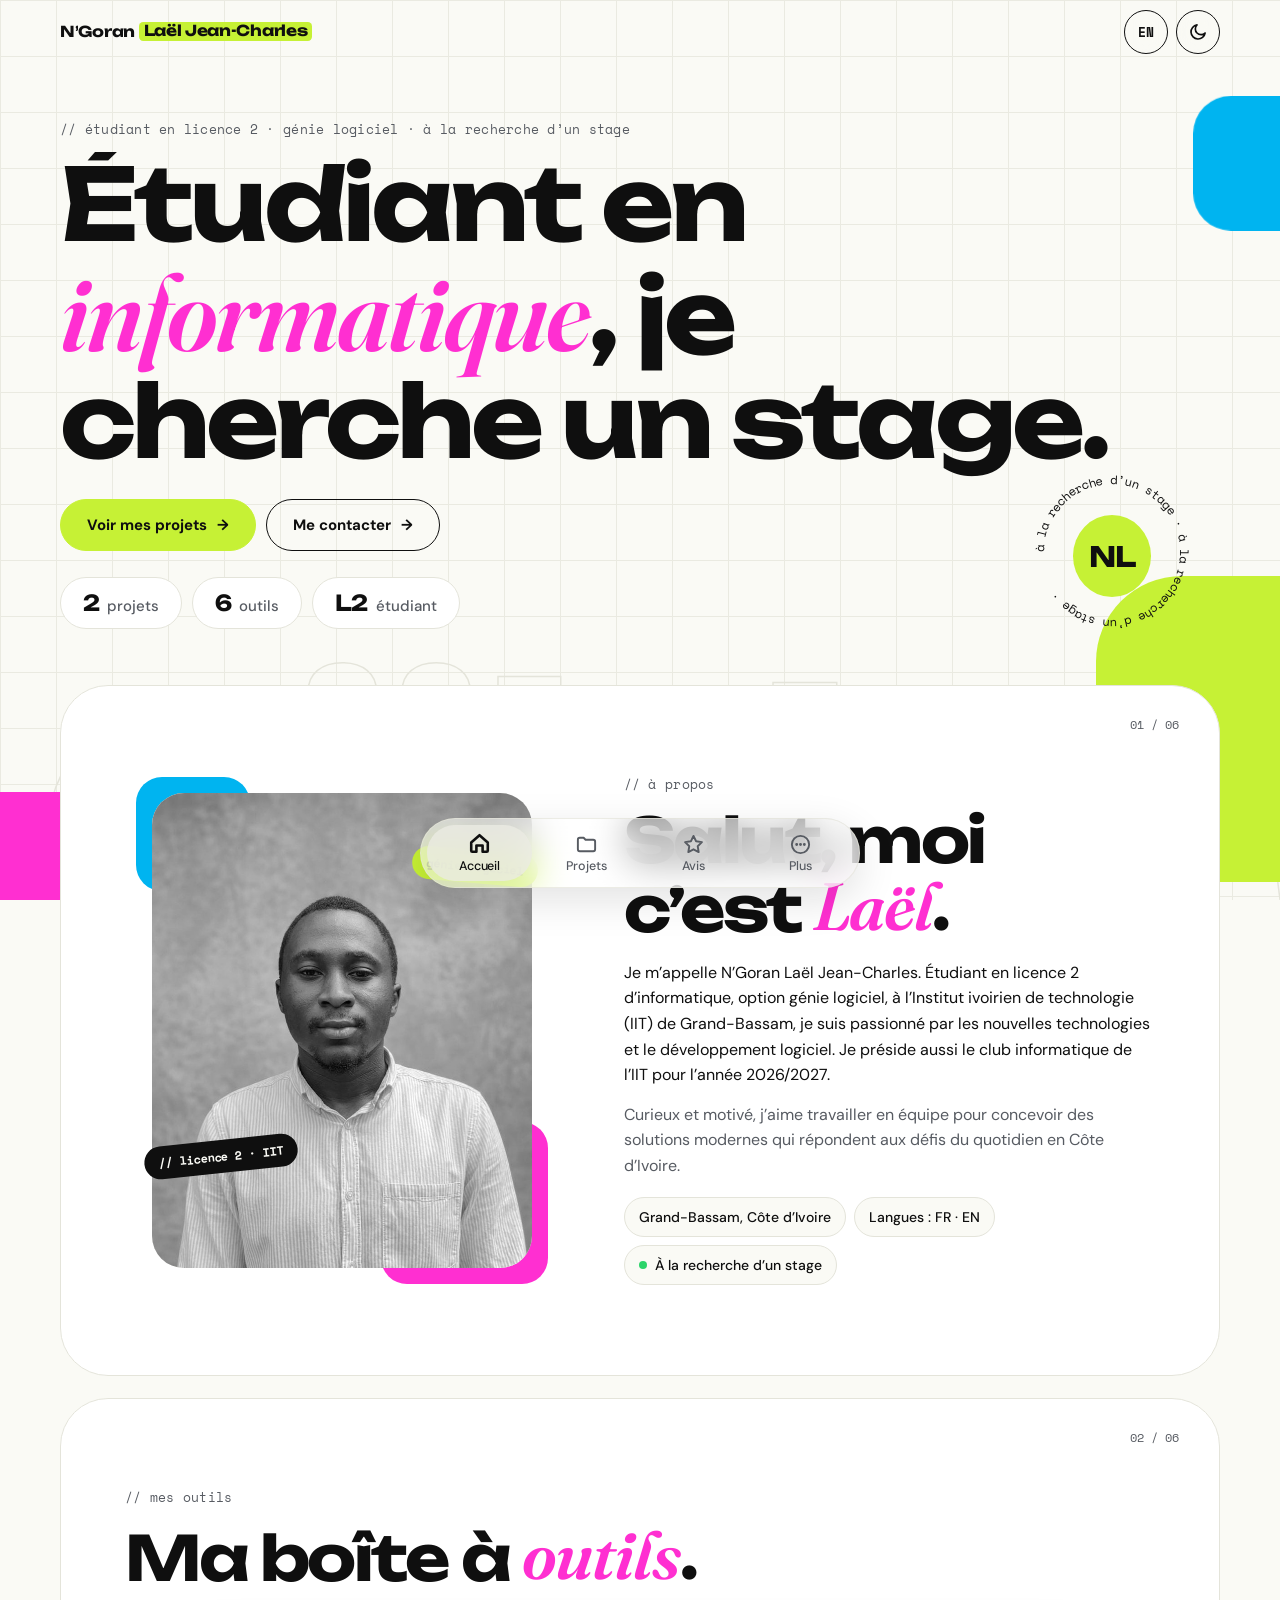
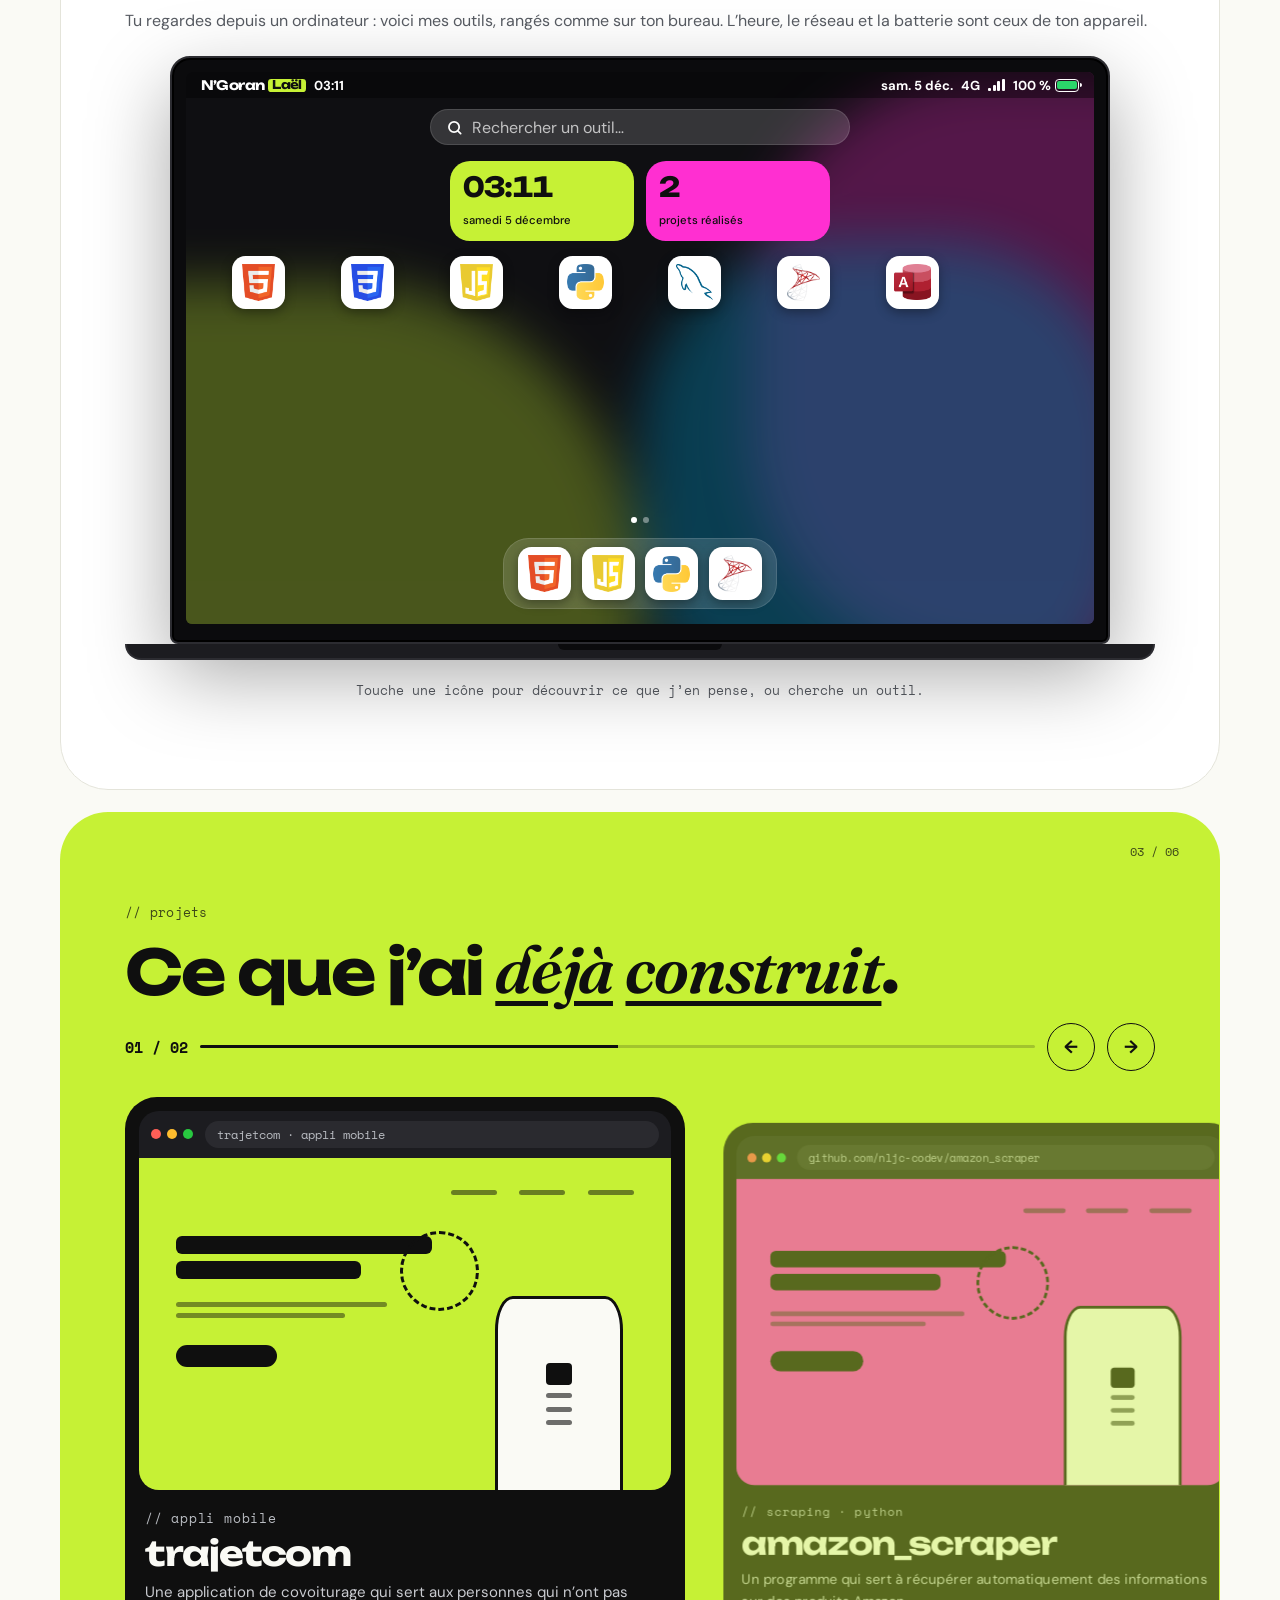
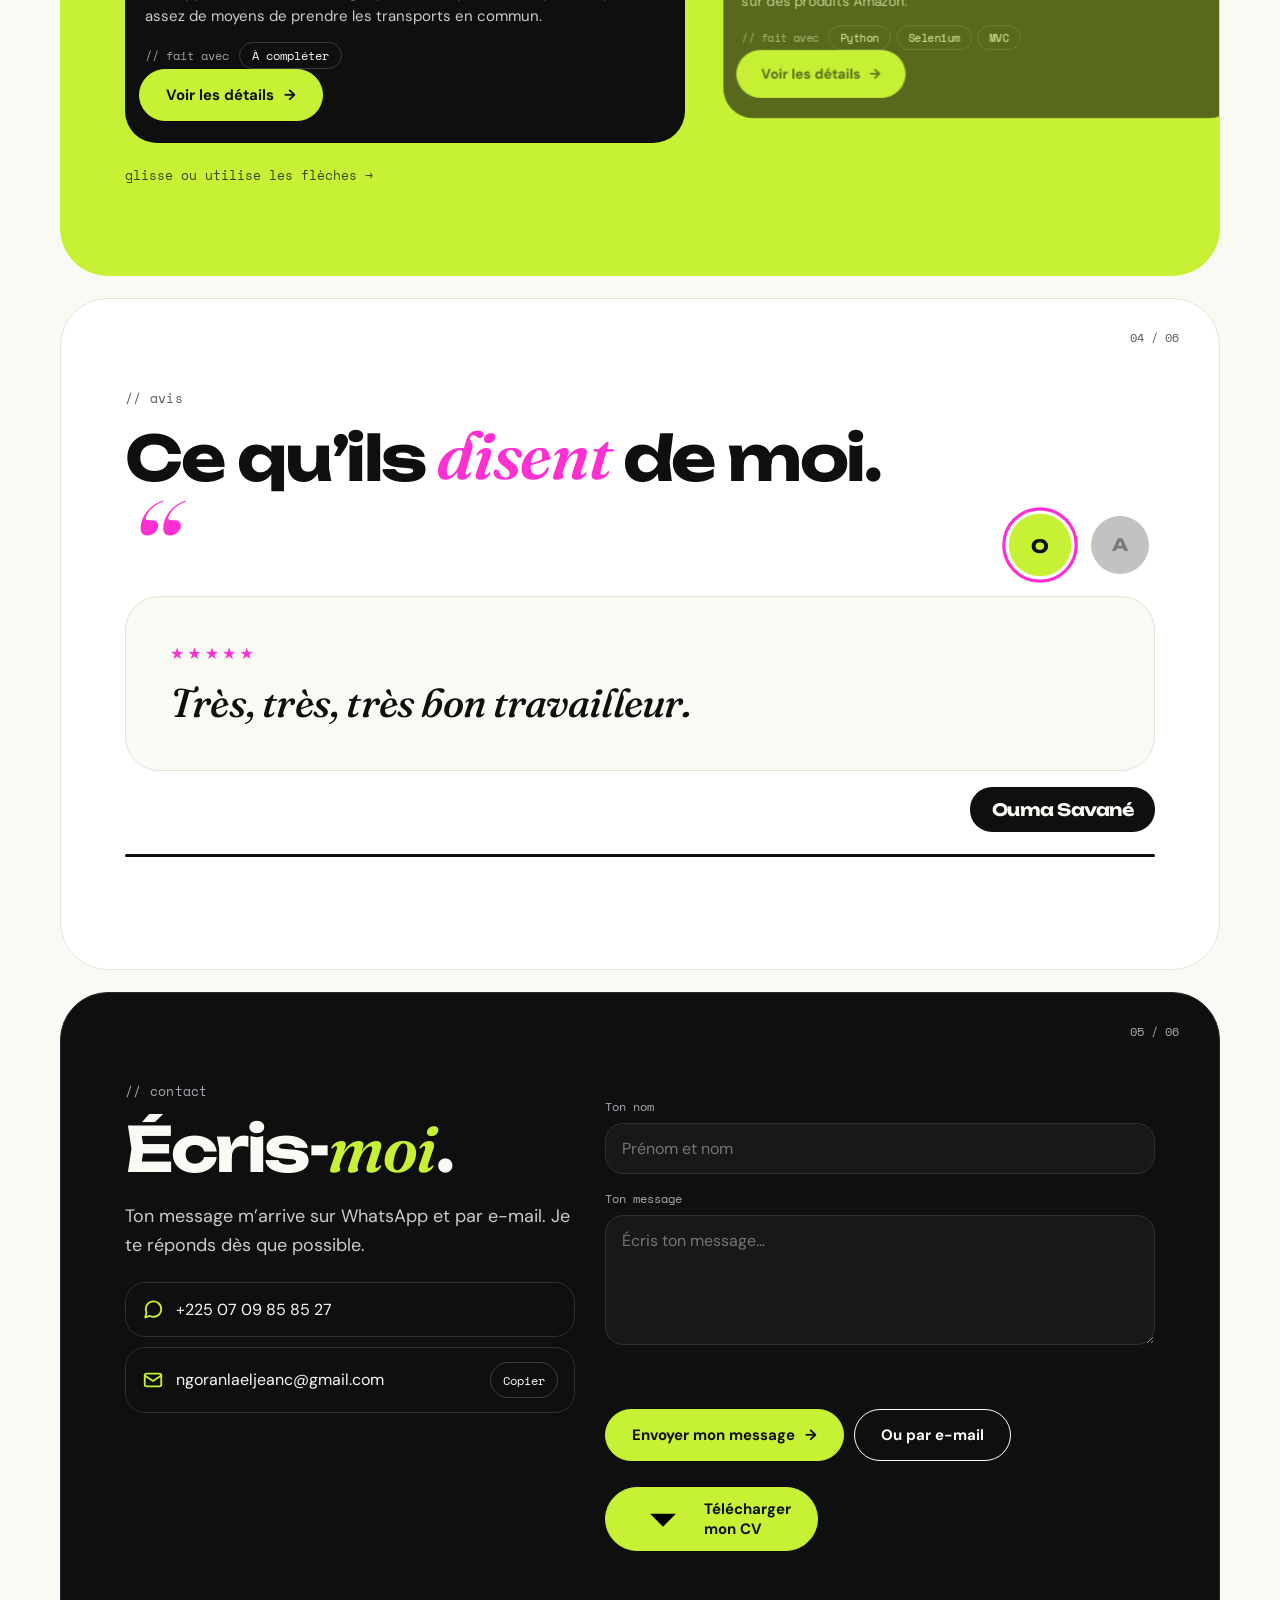
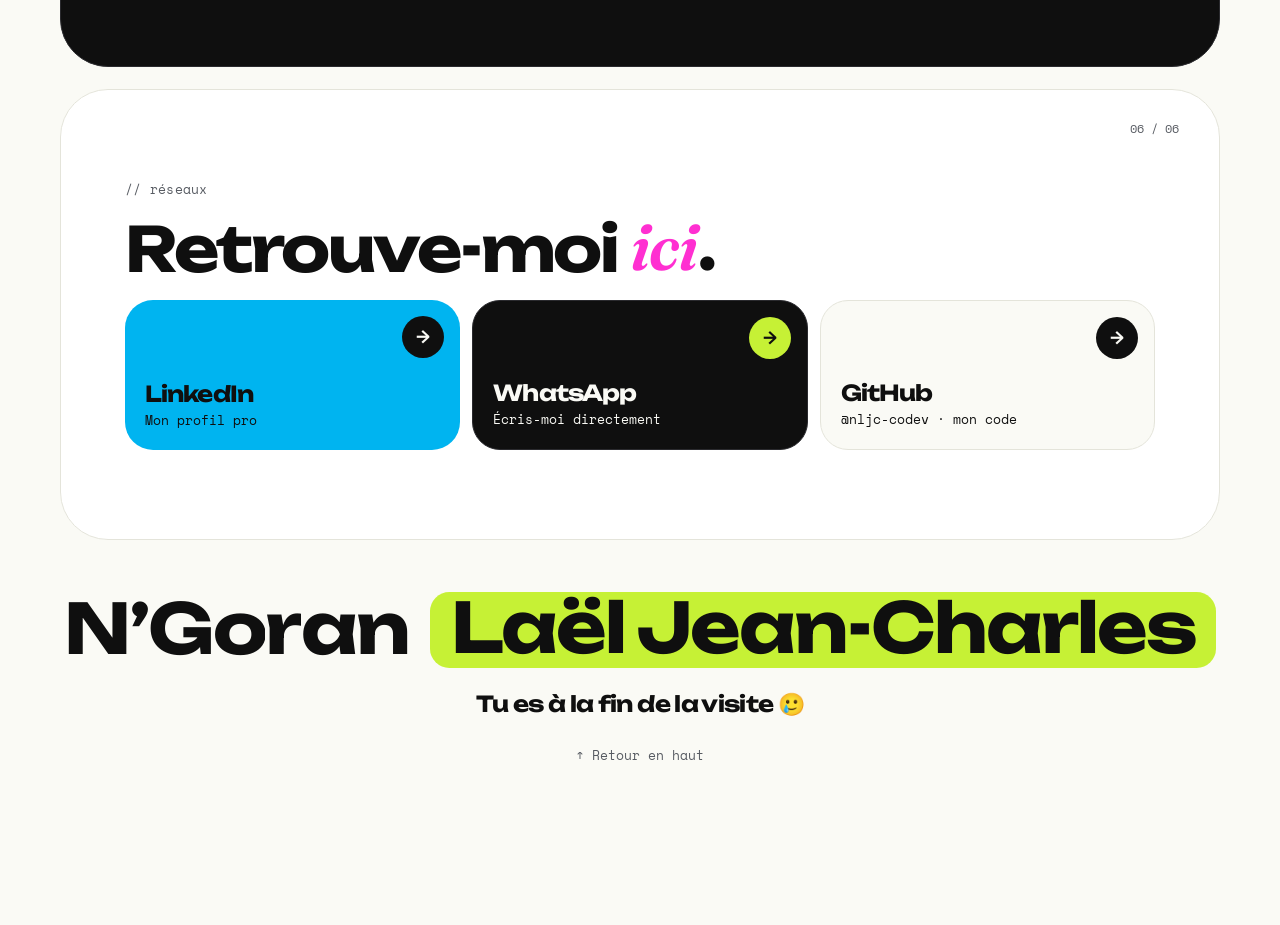
<file: index.html>
<!doctype html>
<html lang="fr"><head>
<meta charset="utf-8">
<meta name="viewport" content="width=device-width,initial-scale=1,viewport-fit=cover">
<title>Portfolio N’Goran Laël Jean-Charles</title>
<meta name="claude:viewport-fit-sides" content="cover">
<meta name="description" content="N’Goran Laël Jean-Charles : étudiant en licence 2 d’informatique, à la recherche d’un stage.">
<meta name="theme-color" content="#0F0F0F">
<link rel="stylesheet" href="css/style.css">
<script src="js/projets.js"></script>
<script src="js/theme-init.js"></script>

</head>
<body>
<div id="intro" aria-hidden="true">
  <div class="il"><span class="c"><span style="--n:0">N</span></span><span class="c"><span style="--n:1">’</span></span><span class="c"><span style="--n:2">G</span></span><span class="c"><span style="--n:3">o</span></span><span class="c"><span style="--n:4">r</span></span><span class="c"><span style="--n:5">a</span></span><span class="c"><span style="--n:6">n</span></span><span class="blk"><span>Laël Jean-Charles</span></span></div>
  <div class="icnt" id="icnt">000</div><div class="itx" data-i="loading">// chargement</div><div class="ibar" id="ibar"></div>
</div>

<div class="wall" aria-hidden="true"><div class="grid"></div><div class="big" id="big">N’Goran Laël Jean-Charles</div><i class="sh s1"></i><i class="sh s2"></i><i class="sh s3"></i></div>

<header class="top" id="hdr"><div class="wrap">
  <a class="logo anim-logo" href="#top" aria-label="N’Goran Laël Jean-Charles"><span class="c"><span style="--n:0">N</span></span><span class="c"><span style="--n:1">’</span></span><span class="c"><span style="--n:2">G</span></span><span class="c"><span style="--n:3">o</span></span><span class="c"><span style="--n:4">r</span></span><span class="c"><span style="--n:5">a</span></span><span class="c"><span style="--n:6">n</span></span><b><span>Laël Jean-Charles</span></b></a>
  <div class="ctl">
    <button class="ib" id="bl" type="button" data-al="a_lang">EN</button>
    <button class="ib" id="bt" type="button" data-al="a_theme"><svg class="moon" viewBox="0 0 24 24"><path d="M20.5 13.2A8.5 8.5 0 1 1 10.8 3.5a6.6 6.6 0 0 0 9.7 9.7z"/></svg><svg class="sun" viewBox="0 0 24 24"><circle cx="12" cy="12" r="4"/><path d="M12 2v2M12 20v2M4.9 4.9l1.4 1.4M17.7 17.7l1.4 1.4M2 12h2M20 12h2M4.9 19.1l1.4-1.4M17.7 6.3l1.4-1.4"/></svg></button>
  </div></div><div class="prog" id="prog"></div></header>

<main id="main">
<section class="hero" id="top">
  <p class="lb go-up" data-rv data-i="h_l"></p>
  <h1 class="split" data-rv data-split data-i="h_t" style="--dl:.1s"></h1>
  <div class="cta go-up" data-rv style="--dl:.6s"><a class="btn mag" href="#projets"><span data-i="h_b1"></span><span class="ar">→</span></a><a class="btn o mag" href="#contact"><span data-i="h_b2"></span><span class="ar">→</span></a></div>
  <div class="stats go-up" data-rv style="--dl:.75s">
    <div class="stat"><span id="stP" data-count="0" data-suf="">0</span><small data-i="st1"></small></div>
    <div class="stat"><span id="stA" data-count="0" data-suf="">0</span><small data-i="st2"></small></div>
    <div class="stat"><span>L2</span><small data-i="st3"></small></div>
  </div>
  <div class="badge go-up" data-rv style="--dl:.9s" aria-hidden="true"><svg viewBox="0 0 100 100"><defs><path id="cp" d="M50,50 m-40,0 a40,40 0 1,1 80,0 a40,40 0 1,1 -80,0"/></defs><text><textPath href="#cp" id="badgeText"></textPath></text></svg><span class="c">NL</span></div>
</section>


<section class="sec" id="apropos" data-n="01 / 06" data-rv>
  <div class="ab">
    <div class="ph go-up" data-rv><i class="q1"></i><i class="q2"></i><div class="img" id="photo"><span data-i="ph"></span></div><span class="stk a1" data-i="stk1"></span><span class="stk a2" data-i="stk2"></span></div>
    <div>
      <p class="lb" data-i="a_l"></p>
      <h2 class="split" data-rv data-split data-i="a_t"></h2>
      <p class="go-up" data-rv data-i="a_p1"></p>
      <p class="soft go-up" data-rv data-i="a_p2"></p>
      <div class="chips go-up" data-rv><span class="chip" data-i="a_c1"></span><span class="chip" data-i="a_c2"></span><span class="chip ok" data-i="a_c3"></span></div>
    </div>
  </div>
</section>

<section class="sec" id="outils" data-n="02 / 06" data-rv>
  <p class="lb" data-i="t_l"></p>
  <h2 class="split" data-rv data-split data-i="t_t"></h2>
  <p class="soft go-up" data-rv id="devLbl"></p>
  <div class="devwrap">
    <div class="dev" id="dev" data-t="phone" data-rv>
      <div class="fr"><div class="scr" id="scr">
        <div class="wp"><i></i><i></i><i></i></div>
        <div class="sb"><span class="sb-l"><span class="sb-logo">N’Goran<b>Laël</b></span><span class="clk">--:--</span></span><span class="sb-r"><span class="sb-date" id="sbDate"></span><span class="net" id="net"></span><span class="sig"><i></i><i></i><i></i><i></i></span><span class="bat" id="bat"><span class="bp" id="bp"></span><span class="b"><i></i></span></span></span></div>
        <div class="home">
          <label class="srch"><svg viewBox="0 0 24 24"><circle cx="11" cy="11" r="7"/><path d="m20 20-3.5-3.5"/></svg><input id="q" type="search" data-ph="search" data-al="search" autocomplete="off"></label>
          <div class="wg"><div class="w1"><b class="clk">--:--</b><span id="wDate"></span></div><div class="w2"><b id="wNum">0</b><span data-i="wg2"></span></div></div>
          <div class="apps" id="apps"></div>
          <div class="dots"><i></i><i></i></div>
          <div class="dk" id="dk"></div>
        </div>
        <div class="pop" id="pop" role="dialog" aria-live="polite"><button class="px" id="px" type="button" data-al="close">×</button><div class="hd"><span class="ic" id="pic"></span><div><b id="pn"></b><small id="plv"></small></div></div><div class="lvl"><i id="pbar"></i></div><p id="pd"></p></div>
      </div></div>
      <div class="base"></div>
    </div>
    <p class="hint" data-i="t_hint"></p>
  </div>
</section>

<section class="sec" id="projets" data-n="03 / 06" data-rv>
  <p class="lb" data-i="p_l"></p>
  <h2 class="split" data-rv data-split data-i="p_t"></h2>
  <div class="pbar"><span class="cnt" id="cnt">01 / 04</span><span class="line"><i id="pline"></i></span><button class="arr" id="prev" type="button" data-al="prev">←</button><button class="arr" id="next" type="button" data-al="next">→</button></div>
  <div class="track" id="track"></div>
  <p class="hint2" data-i="p_hint"></p>
</section>

<section class="sec" id="avis" data-n="04 / 06" data-rv>
  <p class="lb" data-i="r_l"></p>
  <h2 class="split" data-rv data-split data-i="r_t"></h2>
  <div class="rtop"><span class="qm" aria-hidden="true">“</span><div class="avs" id="avs"></div></div>
  <div class="quote" id="quote"><div class="qin"><div class="stars" id="qst"></div><p class="qbig" id="qBig"></p><p class="qlong" id="qLong"></p></div><button class="more" id="qMore" type="button"><span id="qMoreT"></span><svg viewBox="0 0 24 24"><path d="m6 9 6 6 6-6"/></svg></button></div>
  <div class="who"><div><b id="qName"></b><small id="qRole"></small></div></div>
  <div class="rbar" id="rbar"><i id="rbi"></i></div>
  <button class="btn o" id="leave" type="button" style="display:none"><span data-i="r_leave"></span><span class="ar">+</span></button>
</section>

<section class="sec" id="contact" data-n="05 / 06" data-rv>
  <div class="ct">
    <div>
      <p class="lb" data-i="c_l"></p>
      <h2 class="split" data-rv data-split data-i="c_t"></h2>
      <p class="cs" data-i="c_s"></p>
      <div class="direct">
        <a data-link="whatsapp" target="_blank" rel="noopener"><svg viewBox="0 0 24 24"><path d="M21 12a8.5 8.5 0 0 1-12.3 7.6L3.5 21l1.4-5A8.5 8.5 0 1 1 21 12z"/></svg><span id="waTxt"></span></a>
        <div><svg viewBox="0 0 24 24"><rect x="3" y="5" width="18" height="14" rx="2"/><path d="m3 7 9 6 9-6"/></svg><span id="mailTxt"></span><button class="cp" id="cpMail" type="button" data-i="copy"></button></div>
      </div>
    </div>
    <form id="cf" novalidate>
      <label for="cn" data-i="c_n"></label><input id="cn" autocomplete="name" data-ph="c_np">
      <label for="cm" data-i="c_m"></label><textarea id="cm" data-ph="c_mp"></textarea>
      <p class="err" id="cerr" role="alert"></p>
      <div class="cta"><a class="btn mag" id="csend" target="_blank" rel="noopener"><span data-i="c_send"></span><span class="ar">→</span></a><a class="btn o" id="cmail" data-i="c_mail"></a></div>
      <div class="cta" style="margin-top:14px"><a class="btn" data-link="cv" download><svg viewBox="0 0 24 24"><path d="M12 4v11M7 10l5 5 5-5M5 20h14"/></svg><span data-i="cv_b"></span></a></div>
    </form>
  </div>
</section>

<section class="sec" id="reseaux" data-n="06 / 06" data-rv>
  <p class="lb" data-i="o_l"></p>
  <h2 class="split" data-rv data-split data-i="o_t"></h2>
  <div class="so">
    <a class="go-up" data-rv data-link="linkedin" target="_blank" rel="noopener" style="background:var(--cy);--dl:.16s"><span class="go">→</span><b>LinkedIn</b><small data-i="o_li"></small></a>
    <a class="k go-up" data-rv data-link="whatsapp" target="_blank" rel="noopener" style="--dl:.24s"><span class="go">→</span><b>WhatsApp</b><small data-i="o_wa"></small></a>
    <a class="o go-up" data-rv data-link="github" target="_blank" rel="noopener" style="--dl:.32s"><span class="go">→</span><b>GitHub</b><small><span class="hdl" data-h="github"></span> · <span data-i="o_gh"></span></small></a>
  </div>
</section>
</main>

<footer class="foot"><div class="giant anim-logo" id="giant" aria-hidden="true" style="--t0:0s"><span class="c"><span style="--n:0">N</span></span><span class="c"><span style="--n:1">’</span></span><span class="c"><span style="--n:2">G</span></span><span class="c"><span style="--n:3">o</span></span><span class="c"><span style="--n:4">r</span></span><span class="c"><span style="--n:5">a</span></span><span class="c"><span style="--n:6">n</span></span><b><span>Laël Jean-Charles</span></b></div><p class="bye" data-i="f_end"></p>
  <a class="up" href="#top"><span aria-hidden="true">↑</span><span data-i="f_top"></span></a>
  </footer>

<nav class="navd" data-al="a_nav">
  <div class="tabs" id="tabs"><span class="ind" id="ind"></span>
    <a class="tab on" href="#top"><svg viewBox="0 0 24 24"><path d="M4 11 12 4l8 7v8a1 1 0 0 1-1 1h-4v-6H9v6H5a1 1 0 0 1-1-1z"/></svg><span data-i="nv1"></span></a>
    <a class="tab" href="#projets"><svg viewBox="0 0 24 24"><path d="M3 7a2 2 0 0 1 2-2h4l2 2h8a2 2 0 0 1 2 2v8a2 2 0 0 1-2 2H5a2 2 0 0 1-2-2z"/></svg><span data-i="nv2"></span></a>
    <a class="tab" href="#avis"><svg viewBox="0 0 24 24"><path d="m12 3 2.7 5.6 6.1.9-4.4 4.3 1 6.1L12 17l-5.4 2.9 1-6.1L3.2 9.5l6.1-.9z"/></svg><span data-i="nv3"></span></a>
    <button class="tab" id="more" type="button"><svg viewBox="0 0 24 24"><circle cx="12" cy="12" r="9"/><path d="M8 12h.01M12 12h.01M16 12h.01" stroke-width="3"/></svg><span data-i="nv4"></span></button>
  </div>
</nav>

<div class="bd" id="bd"></div>
<div class="sheet" id="sh-more" role="dialog" aria-hidden="true"><div class="grab"></div><button class="sx" type="button" data-close data-al="close">×</button><p class="lb" data-i="m_t"></p>
  <nav class="menu"><a href="#apropos" style="--n:0"><small>01</small><span data-i="m1"></span><i>→</i></a><a href="#outils" style="--n:1"><small>02</small><span data-i="m2"></span><i>→</i></a><a href="#projets" style="--n:2"><small>03</small><span data-i="m3"></span><i>→</i></a><a href="#avis" style="--n:3"><small>04</small><span data-i="m4"></span><i>→</i></a><a href="#contact" style="--n:4"><small>05</small><span data-i="m5"></span><i>→</i></a><a href="#reseaux" style="--n:5"><small>06</small><span data-i="m6"></span><i>→</i></a></nav>
</div>
<div class="sheet" id="sh-review" style="display:none" role="dialog" aria-hidden="true"><div class="grab"></div><button class="sx" type="button" data-close data-al="close">×</button><p class="lb" data-i="r_l"></p><h3 data-i="r_leave"></h3>
  <form id="rf" novalidate>
    <label for="rn" data-i="rf_n"></label><input id="rn" autocomplete="name">
    <label for="rr" data-i="rf_r"></label><input id="rr">
    <label data-i="rf_s"></label><div class="stars-in" id="rs"></div>
    <label for="rt" data-i="rf_t"></label><textarea id="rt"></textarea>
    <p class="err" id="rerr" role="alert"></p>
    <div class="cta"><a class="btn k" id="rsend" target="_blank" rel="noopener"><span data-i="rf_send"></span><span class="ar">→</span></a></div>
    <p class="soft" style="font-size:14px" data-i="rf_note"></p>
  </form>
</div>
<audio id="au" loop preload="auto"></audio>
<div class="toast" id="toast" role="status"></div>

<script src="js/lenis.js"></script>
<script src="js/app.js"></script>
</body>
</html>
</file>
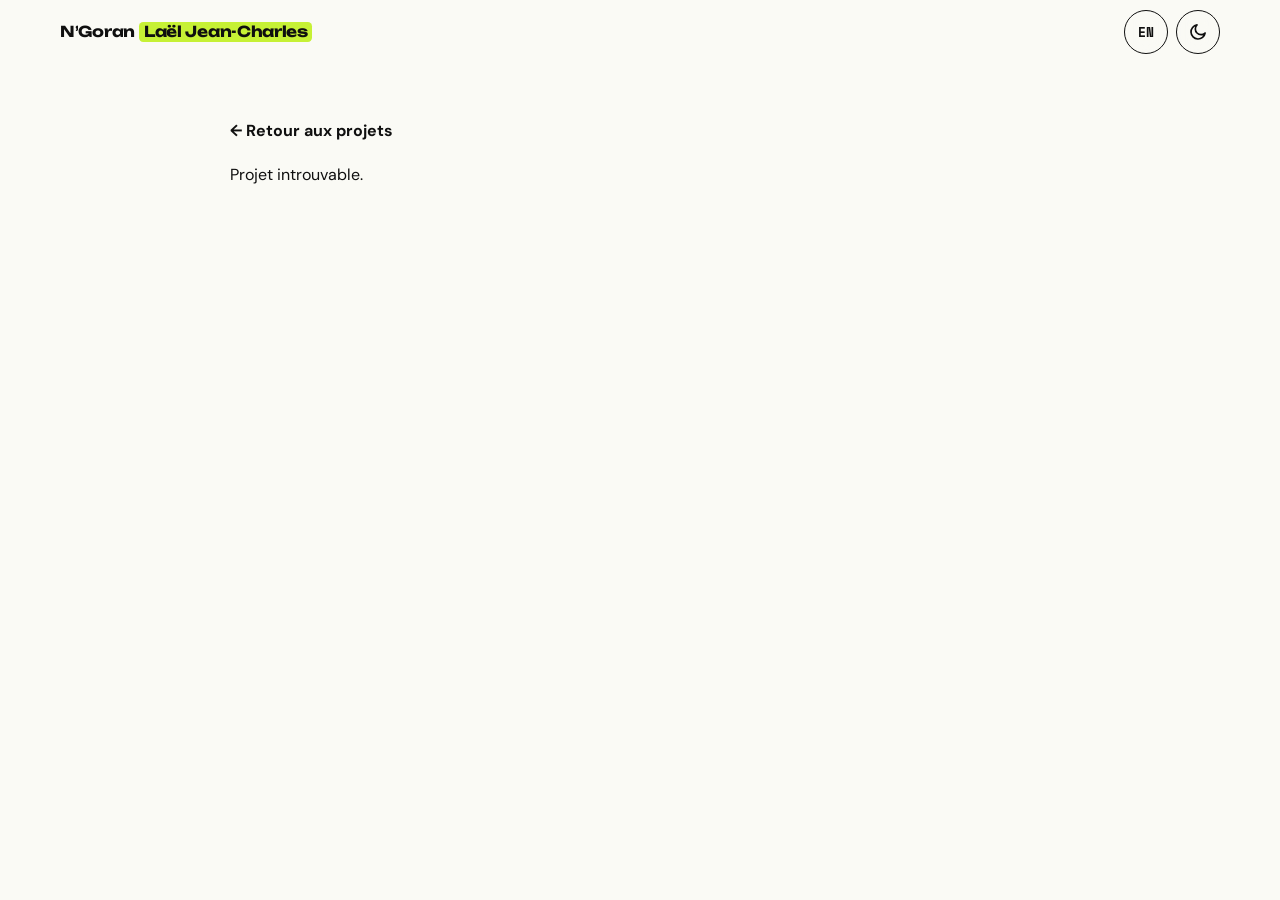
<file: projet.html>
<!doctype html>
<html lang="fr"><head><meta charset="utf-8"><meta name="viewport" content="width=device-width,initial-scale=1,viewport-fit=cover">
<title>Projet · N’Goran Laël Jean-Charles</title><link rel="stylesheet" href="css/style.css"><script src="js/projets.js"></script></head><body>
<header class="top" id="hdr"><div class="wrap"><a class="logo anim-logo" href="index.html" aria-label="N’Goran Laël Jean-Charles"><span class="c"><span style="--n:0">N</span></span><span class="c"><span style="--n:1">’</span></span><span class="c"><span style="--n:2">G</span></span><span class="c"><span style="--n:3">o</span></span><span class="c"><span style="--n:4">r</span></span><span class="c"><span style="--n:5">a</span></span><span class="c"><span style="--n:6">n</span></span><b><span>Laël Jean-Charles</span></b></a><div class="ctl">
    <button class="ib" id="bl" type="button" data-al="a_lang">EN</button>
    <button class="ib" id="bt" type="button" data-al="a_theme"><svg class="moon" viewBox="0 0 24 24"><path d="M20.5 13.2A8.5 8.5 0 1 1 10.8 3.5a6.6 6.6 0 0 0 9.7 9.7z"/></svg><svg class="sun" viewBox="0 0 24 24"><circle cx="12" cy="12" r="4"/><path d="M12 2v2M12 20v2M4.9 4.9l1.4 1.4M17.7 17.7l1.4 1.4M2 12h2M20 12h2M4.9 19.1l1.4-1.4M17.7 6.3l1.4-1.4"/></svg></button>
  </div></div></header>
<main class="dt" id="main"><a class="bk" href="index.html#projets">← <span id="bkt"></span></a><div id="d"></div></main>
<script src="js/projet.js"></script></body></html>
</file>
<file: css/style.css>
/* Polices en local (le site marche sans internet) */
@font-face{font-family:'Unbounded';src:url(../fonts/Unbounded.ttf) format('truetype');font-weight:200 900;font-display:swap}
@font-face{font-family:'Fraunces';src:url(../fonts/Fraunces-Italic.ttf) format('truetype');font-weight:100 900;font-style:italic;font-display:swap}
@font-face{font-family:'Space Mono';src:url(../fonts/SpaceMono-Regular.ttf) format('truetype');font-weight:400;font-display:swap}
@font-face{font-family:'Space Mono';src:url(../fonts/SpaceMono-Bold.ttf) format('truetype');font-weight:700;font-display:swap}
@font-face{font-family:'DM Sans';src:url(../fonts/DMSans.ttf) format('truetype');font-weight:100 1000;font-display:swap}

/* Mise en page : des cartes-sections qui glissent sur un fond fixe (grille + formes), barre d'onglets flottante en bas. */
:root{
  --lime:#C6F135;--mag:#FF2FD1;--cy:#00B4F0;--ink:#0F0F0F;--cream:#FAFAF5;
  --bg:#FAFAF5;--card:#FFFFFF;--tx:#0F0F0F;--soft:#575B62;--line:#E4E4DA;--kw:#FF2FD1;
  --nav:#FFFFFF;--navon:#ECECE4;--err:#C42B33;--shadow:0 12px 40px rgba(15,15,15,.12);
  --ease:cubic-bezier(.22,1,.36,1);--spring:cubic-bezier(.34,1.56,.64,1);
  --fT:'Unbounded','Arial Black',system-ui,sans-serif;--fK:'Fraunces',Georgia,serif;--fM:'Space Mono',ui-monospace,Menlo,monospace;--fB:'DM Sans',system-ui,-apple-system,sans-serif;
  --gut:max(16px,env(safe-area-inset-left,0px));--gutr:max(16px,env(safe-area-inset-right,0px));
}
@media (prefers-color-scheme:dark){:root:not([data-theme="light"]){--bg:#0F0F0F;--card:#17171A;--tx:#FAFAF5;--soft:#A7ACB3;--line:#2A2A2E;--kw:#C6F135;--nav:#1C1C20;--navon:#303036;--err:#FF6B70;--shadow:0 12px 40px rgba(0,0,0,.55);color-scheme:dark}}
:root[data-theme="dark"]{--bg:#0F0F0F;--card:#17171A;--tx:#FAFAF5;--soft:#A7ACB3;--line:#2A2A2E;--kw:#C6F135;--nav:#1C1C20;--navon:#303036;--err:#FF6B70;--shadow:0 12px 40px rgba(0,0,0,.55);color-scheme:dark}
*{box-sizing:border-box}
html{scroll-behavior:smooth;overflow-x:clip}
html.lenis,html.lenis body{height:auto}.lenis.lenis-smooth{scroll-behavior:auto!important}.lenis.lenis-smooth [data-lenis-prevent]{overscroll-behavior:contain}.lenis.lenis-stopped{overflow:clip}
body{background:var(--bg);color:var(--tx);font:400 16px/1.6 var(--fB);overflow-x:clip;-webkit-font-smoothing:antialiased;padding-bottom:calc(env(safe-area-inset-bottom,0px) + 120px);transition:background .5s,color .5s}
body::before{content:"";position:fixed;inset:0 0 auto;height:env(safe-area-inset-top,0px);z-index:75;background:var(--bg)}
a{color:inherit}
button{font:inherit;color:inherit;cursor:pointer}
:focus-visible{outline:3px solid var(--cy);outline-offset:3px}
h1,h2,h3{font-family:var(--fT);font-weight:700;letter-spacing:-.04em;line-height:1.04;margin:0;text-wrap:balance}
h1{font-size:clamp(36px,9vw,100px)}
h2{font-size:clamp(28px,6.2vw,62px);margin-bottom:18px}
h3{font-size:clamp(19px,3.4vw,24px);line-height:1.12}
em{font-family:var(--fK);font-style:italic;font-weight:600;font-size:1.08em;letter-spacing:-.02em;color:var(--kw)}
p{margin:0 0 14px}
.lb{font:400 13px/1.4 var(--fM);color:var(--soft);margin:0 0 14px;letter-spacing:.02em}
.soft{color:var(--soft)}
.wrap{width:min(1160px,100%);margin:0 auto}

/* logo */
.logo{font:700 20px/1.2 var(--fT);letter-spacing:-.04em;white-space:nowrap;text-decoration:none;color:var(--tx);display:inline-flex;align-items:center}
.logo b,.giant b,.sb-logo b{display:inline-block;background:var(--lime);color:var(--ink);padding:.02em .3em .08em;border-radius:.28em;margin-left:.3em;font-weight:700}
.logo b{transform-origin:50% 60%}
@keyframes wig{0%,86%,100%{transform:none}90%{transform:rotate(-6deg) scale(1.1)}94%{transform:rotate(4deg) scale(1.04)}}

/* logo animé (en-tête et bas de page) */
.anim-logo .c{display:inline-block;overflow:hidden;padding-bottom:.06em}
.anim-logo .c span,.anim-logo b span{display:inline-block}
.anim-logo b{position:relative;isolation:isolate;background:transparent!important}
.anim-logo b::before{content:"";position:absolute;inset:0;z-index:-1;background:var(--lime);border-radius:inherit;transform-origin:left}
.ready .top .anim-logo .c span,.giant.go .c span{animation:lgUp .7s var(--ease) both;animation-delay:calc(var(--n)*70ms + var(--t0,.3s))}
.ready .top .anim-logo b::before,.giant.go b::before{animation:lgSx .55s var(--ease) both;animation-delay:calc(.4s + var(--t0,.3s))}
.ready .top .anim-logo b span,.giant.go b span{animation:lgIn .5s var(--ease) both;animation-delay:calc(.75s + var(--t0,.3s))}
.ready .top .anim-logo b,.giant.go b{animation:lgWg .6s var(--spring) both;animation-delay:calc(1.1s + var(--t0,.3s))}
.top .anim-logo:hover b,.giant:hover b{animation:lgWg2 .6s var(--spring)!important}
.giant.go + .bye{animation:rvUp .7s var(--ease) 1.2s both}
@keyframes lgUp{from{transform:translateY(110%)}}
@keyframes lgSx{from{transform:scaleX(0)}}
@keyframes lgIn{from{opacity:0;transform:translateY(35%)}}
@keyframes lgWg{0%,100%{transform:none}40%{transform:rotate(-6deg) scale(1.08)}}
@keyframes lgWg2{0%,100%{transform:none}40%{transform:rotate(-6deg) scale(1.08)}}

/* intro */
#intro{position:fixed;inset:0;z-index:200;background:var(--ink);color:var(--cream);display:grid;place-items:center;clip-path:inset(0 0 0 0);transition:clip-path 1s var(--ease)}
#intro.out{clip-path:inset(0 0 100% 0)}
.il{font:700 clamp(40px,11vw,110px)/1.15 var(--fT);letter-spacing:-.05em;display:flex;align-items:center}
.il .c{display:inline-block;overflow:hidden}
.il .c span{display:inline-block;transform:translateY(110%);animation:up .9s var(--ease) forwards;animation-delay:calc(var(--n)*80ms + .1s)}
.il .blk{position:relative;margin-left:.28em;padding:.02em .3em .1em;color:var(--ink)}
.il .blk::before{content:"";position:absolute;inset:0;background:var(--lime);border-radius:.28em;transform:scaleX(0);transform-origin:left;animation:sx .7s var(--ease) .5s forwards}
.il .blk span{position:relative;display:inline-block;opacity:0;transform:translateY(30%);animation:up .6s var(--ease) .85s forwards}
.icnt{position:absolute;left:max(20px,env(safe-area-inset-left,0px));bottom:calc(env(safe-area-inset-bottom,0px) + 22px);font:700 clamp(40px,9vw,88px)/1 var(--fT);letter-spacing:-.05em;color:#3A3A40;font-variant-numeric:tabular-nums}
.itx{position:absolute;right:max(20px,env(safe-area-inset-right,0px));bottom:calc(env(safe-area-inset-bottom,0px) + 30px);font:13px var(--fM);color:#A7ACB3}
.ibar{position:absolute;left:0;bottom:0;height:4px;width:0;background:var(--lime)}
@keyframes up{to{transform:none;opacity:1}}
@keyframes sx{to{transform:scaleX(1)}}

/* fond fixe */
.wall{position:fixed;inset:0;z-index:0;pointer-events:none;overflow:hidden}
.wall .grid{position:absolute;inset:0;background-image:linear-gradient(var(--line) 1px,transparent 1px),linear-gradient(90deg,var(--line) 1px,transparent 1px);background-size:56px 56px;opacity:.75}
.wall .big{position:absolute;left:50%;bottom:-4vw;transform:translateX(-50%);font:700 24vw/1 var(--fT);letter-spacing:-.06em;color:transparent;-webkit-text-stroke:1.5px var(--line);white-space:nowrap}
.sh{position:absolute;border-radius:28%;will-change:transform}
.s1{background:var(--lime);width:34vmin;height:34vmin;right:-12vmin;top:64%}
.s2{background:var(--mag);width:22vmin;height:22vmin;left:-10vmin;top:84%}
.s3{background:var(--cy);width:15vmin;height:15vmin;right:-6vmin;top:14%}

/* en-tête */
.top{position:fixed;inset:0 0 auto;z-index:70;padding:calc(env(safe-area-inset-top,0px) + 10px) var(--gutr) 10px var(--gut);transform:translateY(-120%);transition:transform .8s var(--spring)}
.ready .top{transform:none}
.top::before{content:"";position:absolute;inset:0;background:color-mix(in srgb,var(--bg) 45%,transparent);backdrop-filter:blur(14px);-webkit-backdrop-filter:blur(14px);opacity:0;transition:opacity .4s}
.top.sc::before{opacity:1}
.top .wrap{position:relative;display:flex;justify-content:space-between;align-items:center;gap:10px}
.ctl{display:flex;gap:8px}
.ib{width:44px;height:44px;border-radius:999px;border:1.5px solid var(--tx);background:color-mix(in srgb,var(--bg) 55%,transparent);backdrop-filter:blur(10px);-webkit-backdrop-filter:blur(10px);display:grid;place-items:center;font:700 13px var(--fM);padding:0;transition:background .3s,color .3s,transform .35s var(--spring)}
.ib:hover{transform:translateY(-2px) rotate(-6deg)}
.ib svg{width:20px;height:20px;fill:none;stroke:currentColor;stroke-width:2;stroke-linecap:round;stroke-linejoin:round}
.ib.on{background:var(--lime);border-color:var(--lime);color:var(--ink)}
#bt .sun{display:none}
:root[data-theme="dark"] #bt .sun{display:block}:root[data-theme="dark"] #bt .moon{display:none}
@media (prefers-color-scheme:dark){:root:not([data-theme="light"]) #bt .sun{display:block}:root:not([data-theme="light"]) #bt .moon{display:none}}
.eq{display:flex;gap:2px;align-items:flex-end;height:16px}.eq i{width:3px;height:6px;background:currentColor;border-radius:2px}
#bm .eq{display:none}#bm.on .eq{display:flex}#bm.on .note{display:none}
.ib.on .eq i{animation:eq .9s ease-in-out infinite}.ib.on .eq i:nth-child(2){animation-delay:.2s}.ib.on .eq i:nth-child(3){animation-delay:.4s}.ib.on .eq i:nth-child(4){animation-delay:.1s}
@keyframes eq{0%,100%{height:4px}50%{height:16px}}
.prog{position:absolute;left:0;bottom:0;height:3px;width:100%;background:var(--lime);transform-origin:0 50%;transform:scaleX(0)}

main{position:relative;z-index:1;padding-left:var(--gut);padding-right:var(--gutr)}
.lswap main{opacity:0;transition:opacity .18s}
main{transition:opacity .3s}

/* animations d'entrée : l'état de repos est toujours visible */
.ready .go-up.in{animation:rvUp .9s var(--ease) both;animation-delay:var(--dl,0s)}
@keyframes rvUp{from{opacity:.3;transform:translateY(20px)}to{opacity:1;transform:none}}
.ready .sec.in{animation:secIn .9s var(--ease) both}
@keyframes secIn{from{transform:translateY(36px)}to{transform:none}}
.w{display:inline-block;overflow:hidden;vertical-align:bottom;padding:0 .08em .12em 0;margin:0 -.08em -.12em 0}
.w>span{display:inline-block}
.ready .split.in .w>span{animation:wIn .8s var(--ease) both;animation-delay:calc(var(--d)*40ms + var(--dl,0s))}
@keyframes wIn{from{transform:translateY(110%)}to{transform:none}}

/* hero */
.hero{position:relative;padding:calc(env(safe-area-inset-top,0px) + 112px) 0 56px;max-width:1160px;margin:0 auto}
.hero h1{max-width:13em;position:relative}
.hero .sub{font-size:clamp(17px,2.3vw,21px);max-width:34em;color:var(--soft);margin-top:22px}
.cta{display:flex;gap:10px;flex-wrap:wrap;margin:26px 0}
.btn{display:inline-flex;align-items:center;justify-content:center;gap:10px;min-height:52px;padding:0 26px;border-radius:999px;background:var(--lime);color:var(--ink);font:700 15px var(--fB);text-decoration:none;border:1.5px solid var(--lime);transition:transform .35s var(--ease),background .3s,color .3s;will-change:transform}
.btn.o{background:transparent;color:var(--tx);border-color:var(--tx)}
.btn.k{background:var(--tx);color:var(--bg);border-color:var(--tx)}
.btn .ar{display:inline-block;transition:transform .35s var(--ease)}.btn:hover .ar{transform:translateX(5px)}
.stats{display:flex;gap:10px;flex-wrap:wrap}
.stat{padding:12px 22px;border:1.5px solid var(--line);border-radius:999px;background:var(--card);font:700 22px/1.2 var(--fT);letter-spacing:-.04em;display:flex;align-items:baseline;gap:8px;font-variant-numeric:tabular-nums}
.stat small{font:500 15px var(--fB);color:var(--soft);letter-spacing:0}
.badge{position:relative;width:132px;aspect-ratio:1;margin-top:28px}
.badge svg{width:100%;height:100%;animation:spin 32s linear infinite;overflow:visible}
.badge text{font:400 7.2px var(--fM);fill:var(--tx)}
.badge .c{position:absolute;inset:27%;border-radius:50%;background:var(--lime);display:grid;place-items:center;font:700 22px var(--fT);color:var(--ink);letter-spacing:-.04em}
@keyframes spin{to{transform:rotate(360deg)}}
@media (min-width:900px){.badge{position:absolute;right:2%;bottom:40px;width:170px;margin:0}.badge .c{font-size:28px}}

/* bandeaux défilants */
.mqs{position:relative;z-index:1;margin:6px calc(var(--gut)*-1) 34px calc(var(--gutr)*-1);padding:16px 0}
.mq{overflow:hidden;width:110%;margin-left:-5%;padding:12px 0;font:700 clamp(18px,3.4vw,30px)/1 var(--fT);letter-spacing:-.04em}
.mq.a{background:var(--lime);color:var(--ink);transform:rotate(-2.5deg)}
.mq.b{background:var(--ink);color:var(--cream);transform:rotate(1.5deg);margin-top:-6px;border-block:1px solid #2A2A2E}
.mq .row{display:flex;width:max-content;animation:mq 30s linear infinite;white-space:nowrap}
.mq.b .row{animation-direction:reverse;animation-duration:36s}
.mq .row span{padding-right:.6em}
@keyframes mq{to{transform:translateX(-50%)}}

/* sections */
.sec{--sp:clamp(18px,5vw,72px);position:relative;z-index:1;width:100%;max-width:1160px;margin:0 auto 22px;padding:clamp(48px,7vw,92px) var(--sp);background:var(--card);border:1px solid var(--line);border-radius:clamp(28px,4vw,48px);scroll-margin-top:84px;transition:background .7s var(--ease),border-color .7s}
.sec[data-n]::before{content:attr(data-n);position:absolute;top:clamp(18px,3vw,30px);right:clamp(20px,4vw,40px);font:12px var(--fM);color:var(--soft)}
.sec>*{min-width:0}

/* à propos */
.ab{display:grid;gap:clamp(28px,5vw,64px);align-items:center}
@media (min-width:860px){.ab{grid-template-columns:.9fr 1.1fr}}
.ph{position:relative;aspect-ratio:4/5;width:100%;max-width:380px;margin:14px auto}
.ph .q1,.ph .q2{position:absolute;border-radius:26px}
.ph .q1{background:var(--mag);width:44%;height:34%;right:-16px;bottom:-16px}
.ph .q2{background:var(--cy);width:30%;height:24%;left:-16px;top:-16px}
.ph .img{position:absolute;inset:0;z-index:1;border-radius:32px;background:var(--bg);border:2px dashed var(--soft);display:grid;place-items:center;font:13px var(--fM);color:var(--soft);overflow:hidden}
.ph .img img{width:100%;height:100%;object-fit:cover;filter:grayscale(1)}
.ph .img:has(img){border:0}
.stk{position:absolute;z-index:2;padding:8px 14px;border-radius:999px;font:700 12px var(--fM);white-space:nowrap}
.stk.a1{background:var(--ink);color:var(--cream);left:-8px;bottom:20%;rotate:-6deg}
.stk.a2{background:var(--lime);color:var(--ink);right:-6px;top:12%;rotate:5deg}
@keyframes fl{0%,100%{translate:0 0}50%{translate:0 -10px}}
.chips{display:flex;flex-wrap:wrap;gap:8px;margin-top:18px}
.chip{display:inline-flex;align-items:center;border:1.5px solid var(--line);border-radius:999px;padding:8px 14px;font-size:14px;font-weight:500;background:var(--bg)}
.chip.ok::before{content:"";width:8px;height:8px;border-radius:50%;background:#2BD46A;margin-right:8px;animation:pulse 2s infinite}
@keyframes pulse{0%{box-shadow:0 0 0 0 rgba(43,212,106,.6)}70%{box-shadow:0 0 0 10px rgba(43,212,106,0)}100%{box-shadow:0 0 0 0 rgba(43,212,106,0)}}

/* appareil (outils) */
.devwrap{container-type:inline-size;width:100%;display:flex;flex-direction:column;align-items:center;margin-top:22px}
.dev{display:flex;flex-direction:column;align-items:center;max-width:100%}
.ready .dev.in{animation:devIn 1.3s var(--ease) both}
@keyframes devIn{from{transform:perspective(1200px) rotateX(10deg) translateY(30px) scale(.97)}to{transform:none}}
.fr{position:relative;background:#0B0B0D;border:2px solid #2C2C31;box-shadow:0 30px 80px rgba(0,0,0,.35),inset 0 0 0 2px #000;max-width:100%}
.dev[data-t="phone"] .fr{width:min(310px,84cqw);aspect-ratio:9/19.5;border-radius:50px;padding:11px}
.dev[data-t="tablet"] .fr{width:min(560px,90cqw);aspect-ratio:3/4;border-radius:40px;padding:16px}
.dev[data-t="pc"] .fr{width:min(940px,92cqw);aspect-ratio:16/10;border-radius:20px 20px 8px 8px;padding:14px 14px 18px}
.scr{position:relative;width:100%;height:100%;overflow:hidden;background:#141418;color:#fff;display:flex;flex-direction:column;container-type:inline-size;--u:1cqw;--cols:4}
.dev[data-t="phone"] .scr{border-radius:40px}
.dev[data-t="tablet"] .scr{border-radius:24px;--u:.62cqw;--cols:6}
.dev[data-t="pc"] .scr{border-radius:6px;--u:.4cqw;--cols:8}
.wp{position:absolute;inset:-10%;z-index:0;filter:blur(26px)}
.wp i{position:absolute;border-radius:40%}
.wp i:nth-child(1){background:var(--lime);width:70%;aspect-ratio:1;left:-20%;top:40%;opacity:.55}
.wp i:nth-child(2){background:var(--mag);width:55%;aspect-ratio:1;right:-15%;top:8%;opacity:.5}
.wp i:nth-child(3){background:var(--cy);width:45%;aspect-ratio:1;right:5%;bottom:-8%;opacity:.5}
.scr::after{content:"";position:absolute;inset:0;z-index:1;background:rgba(10,10,12,.42);pointer-events:none}
.isl{position:absolute;top:calc(var(--u)*2.6);left:50%;transform:translateX(-50%);width:30%;height:calc(var(--u)*8.4);background:#000;border-radius:99px;z-index:5}
.dev:not([data-t="phone"]) .isl{width:calc(var(--u)*2.4);height:calc(var(--u)*2.4);top:calc(var(--u)*.6)}
.dev[data-t="pc"] .isl{display:none}
.sb{position:relative;z-index:3;display:flex;justify-content:space-between;align-items:center;gap:8px;padding:calc(var(--u)*4) calc(var(--u)*8) calc(var(--u)*1.5);font:700 max(11px,calc(var(--u)*3.6))/1 var(--fB);font-variant-numeric:tabular-nums}
.dev[data-t="pc"] .sb{padding:calc(var(--u)*1.8) calc(var(--u)*4);background:rgba(0,0,0,.4)}
.dev[data-t="tablet"] .sb{padding:calc(var(--u)*4.5) calc(var(--u)*6) calc(var(--u)*2)}
.sb-l,.sb-r{display:flex;align-items:center;gap:calc(var(--u)*2.2);min-width:0}
.sb-logo{display:none;font:700 1em/1 var(--fT);letter-spacing:-.04em}
.sb-logo b{font-size:.92em}
.dev[data-t="pc"] .sb-logo{display:inline-flex}
.dev[data-t="phone"] .sb-date{display:none}
.net{display:inline-flex;align-items:center}
.net svg{width:1.25em;height:1.25em;fill:none;stroke:currentColor;stroke-width:2.4;stroke-linecap:round}
.sig{display:inline-flex;gap:1.5px;align-items:flex-end;height:.95em}
.sig i{width:3px;background:currentColor;border-radius:1px}
.sig i:nth-child(1){height:30%}.sig i:nth-child(2){height:55%}.sig i:nth-child(3){height:80%}.sig i:nth-child(4){height:100%}
.bat{display:inline-flex;align-items:center;gap:4px}
.bat .b{position:relative;width:1.9em;height:1em;border:1.5px solid currentColor;border-radius:.3em;padding:1.5px}
.bat .b::after{content:"";position:absolute;right:-.24em;top:30%;height:40%;width:.14em;background:currentColor;border-radius:0 2px 2px 0}
.bat .b i{display:block;height:100%;width:var(--lv,70%);background:currentColor;border-radius:.15em;transition:width .6s}
.bat.low .b i{background:#FF5A5A}
.bat.chg .b i{background:#2BD46A}
.home{position:relative;z-index:2;flex:1;display:flex;flex-direction:column;gap:calc(var(--u)*4.2);padding:calc(var(--u)*3) calc(var(--u)*6) calc(var(--u)*4);min-height:0}
.srch{align-self:center;width:min(78%,420px);display:flex;align-items:center;gap:calc(var(--u)*2);height:max(30px,calc(var(--u)*10));padding:0 calc(var(--u)*4);border-radius:99px;background:rgba(255,255,255,.16);border:1px solid rgba(255,255,255,.12)}
.srch svg{flex:none;width:1.1em;height:1.1em;fill:none;stroke:#fff;stroke-width:2.4;stroke-linecap:round}
.srch input{flex:1;min-width:0;background:transparent;border:0;color:#fff;font:400 16px var(--fB);outline:none}
.srch input::placeholder{color:rgba(255,255,255,.7)}
.wg{display:grid;grid-template-columns:1fr 1fr;gap:calc(var(--u)*3.4);align-self:center;width:100%}
.dev[data-t="tablet"] .wg{width:70%}
.dev[data-t="pc"] .wg{width:44%}
.wg>div{border-radius:calc(var(--u)*5.5);padding:calc(var(--u)*3.6);color:var(--ink);display:flex;flex-direction:column;justify-content:space-between;aspect-ratio:1.7;min-width:0}
.dev:not([data-t="phone"]) .wg>div{aspect-ratio:2.3}
.wg .w1{background:var(--lime)}.wg .w2{background:var(--mag)}
.wg b{font:700 calc(var(--u)*7.6)/1 var(--fT);letter-spacing:-.05em;font-variant-numeric:tabular-nums}
.wg span{font:500 max(10px,calc(var(--u)*3.1))/1.2 var(--fB);white-space:nowrap;overflow:hidden;text-overflow:ellipsis}
.apps{display:grid;grid-template-columns:repeat(var(--cols),minmax(0,1fr));gap:calc(var(--u)*4.6) calc(var(--u)*2);align-content:start}
.app{display:flex;flex-direction:column;align-items:center;gap:calc(var(--u)*1.6);background:none;border:0;padding:0;color:#fff;min-width:0;-webkit-tap-highlight-color:transparent}
.ic{width:calc(var(--u)*14.5);max-width:72px;aspect-ratio:1;border-radius:26%;display:grid;place-items:center;font:700 calc(var(--u)*5)/1 var(--fT);letter-spacing:-.04em;color:var(--ink);box-shadow:0 calc(var(--u)*1) calc(var(--u)*3) rgba(0,0,0,.35),inset 0 0 0 1px rgba(255,255,255,.3);transition:transform .35s var(--spring)}
.ic-l{background:var(--lime)}.ic-m{background:var(--mag)}.ic-c{background:var(--cy)}.ic-w{background:var(--cream)}
.app:hover .ic,.app:focus-visible .ic{transform:translateY(-4px) scale(1.07) rotate(-4deg)}
.app .nm{font:500 max(10px,calc(var(--u)*3.1))/1.2 var(--fB);white-space:nowrap;max-width:100%;overflow:hidden;text-overflow:ellipsis;text-shadow:0 1px 3px rgba(0,0,0,.6)}
.app.hid{display:none}
.ready .dev.in .apps .app{animation:pop .6s var(--spring) both;animation-delay:calc(var(--n)*45ms + .5s)}
@keyframes pop{from{transform:scale(.3) translateY(20px);opacity:0}}
.dots{display:flex;gap:calc(var(--u)*1.6);justify-content:center;margin-top:auto}
.dots i{width:max(5px,calc(var(--u)*1.6));aspect-ratio:1;border-radius:50%;background:rgba(255,255,255,.4)}.dots i:first-child{background:#fff}
.dk{display:flex;justify-content:space-around;gap:calc(var(--u)*3);padding:calc(var(--u)*2.6);border-radius:calc(var(--u)*7);background:rgba(255,255,255,.15);border:1px solid rgba(255,255,255,.12);backdrop-filter:blur(10px)}
.dev:not([data-t="phone"]) .dk{align-self:center;padding:calc(var(--u)*2.2) calc(var(--u)*4)}
.dk .nm{display:none}
.pop{position:absolute;z-index:6;left:50%;bottom:calc(var(--u)*4);width:min(92%,440px);transform:translate(-50%,130%);background:rgba(20,20,24,.94);backdrop-filter:blur(16px);border:1px solid rgba(255,255,255,.14);border-radius:max(20px,calc(var(--u)*7));padding:max(16px,calc(var(--u)*5));transition:transform .55s var(--ease);font-size:max(13px,calc(var(--u)*3.6))}
.pop.open{transform:translate(-50%,0)}
.pop .hd{display:flex;align-items:center;gap:12px;margin-bottom:12px;padding-right:40px}
.pop .ic{width:46px;flex:none;font-size:16px}
.pop b{display:block;font:700 1.15em/1.2 var(--fT);letter-spacing:-.03em}
.pop small{font:12px var(--fM);color:#B9BCC2}
.pop p{margin:12px 0 0;color:#E4E5E8;line-height:1.45}
.lvl{height:6px;background:rgba(255,255,255,.15);border-radius:9px;overflow:hidden}
.lvl i{display:block;height:100%;width:0;background:var(--lime);border-radius:9px;transition:width .8s var(--ease) .2s}
.px{position:absolute;top:10px;right:10px;width:36px;height:36px;border-radius:50%;border:0;background:rgba(255,255,255,.12);color:#fff;font-size:18px;line-height:1}
.base{position:relative;display:none;width:min(1050px,100cqw);height:clamp(12px,1.6cqw,20px);background:#1C1C20;border:2px solid #2C2C31;border-top:0;border-radius:0 0 18px 18px}
.base::before{content:"";position:absolute;left:50%;top:0;transform:translateX(-50%);width:16%;height:45%;background:#0B0B0D;border-radius:0 0 10px 10px}
.dev[data-t="pc"] .base{display:block}
.hint{font:13px var(--fM);color:var(--soft);text-align:center;margin:20px 0 0}

/* projets */
#projets{background:var(--pc,#C6F135);color:var(--ink);border-color:transparent}
#projets .lb,#projets.sec::before{color:var(--ink);opacity:.75}
#projets em{color:var(--ink);text-decoration:underline;text-decoration-thickness:.07em;text-underline-offset:.12em}
.pbar{display:flex;align-items:center;gap:12px;margin:6px 0 16px}
.cnt{font:700 15px var(--fM);font-variant-numeric:tabular-nums;white-space:nowrap}
.line{flex:1;height:3px;background:rgba(15,15,15,.2);border-radius:3px;overflow:hidden}
.line i{display:block;height:100%;width:25%;background:var(--ink);transition:width .5s var(--ease)}
.arr{flex:none;width:48px;height:48px;border-radius:50%;border:1.5px solid var(--ink);background:transparent;color:var(--ink);font:700 18px var(--fB);display:grid;place-items:center;transition:background .3s,color .3s,transform .35s var(--spring)}
.arr:hover{background:var(--ink);color:var(--cream);transform:scale(1.06)}
.track{position:relative;display:flex;gap:16px;overflow-x:auto;scroll-snap-type:x mandatory;margin:0 calc(var(--sp)*-1);padding:10px var(--sp) 22px;scrollbar-width:none;overscroll-behavior-x:contain;cursor:grab}
.track::-webkit-scrollbar{display:none}
.track.drag{scroll-snap-type:none;cursor:grabbing;user-select:none}
.slide{flex:0 0 min(86%,560px);scroll-snap-align:center;transition:transform .6s var(--ease),opacity .6s}
.slide:not(.on){transform:scale(.92);opacity:.6}
.pc{height:100%;background:var(--ink);color:var(--cream);border-radius:32px;padding:14px 14px 22px}
.win{border-radius:20px;overflow:hidden;background:#1C1C20}
.wbar{display:flex;align-items:center;gap:6px;padding:10px 12px}
.wbar i{width:10px;height:10px;border-radius:50%;background:#FF5F57}.wbar i:nth-child(2){background:#FEBC2E}.wbar i:nth-child(3){background:#28C840}
.url{margin-left:6px;flex:1;min-width:0;background:#2A2A2F;border-radius:99px;padding:5px 12px;font:12px var(--fM);color:#B9BCC2;white-space:nowrap;overflow:hidden;text-overflow:ellipsis}
.mock{position:relative;aspect-ratio:16/10;overflow:hidden;padding:6% 7%;color:var(--ink)}
.m-nav{display:flex;gap:5%;justify-content:flex-end}.m-nav i{width:10%;height:5px;border-radius:4px;background:var(--ink);opacity:.5}
.m-h{margin-top:9%;display:grid;gap:7px;width:56%}.m-h i{height:clamp(10px,2.4vw,18px);border-radius:6px;background:var(--ink)}.m-h i:nth-child(2){width:72%}
.m-p{margin-top:5%;display:grid;gap:6px;width:46%}.m-p i{height:5px;border-radius:4px;background:var(--ink);opacity:.45}.m-p i:nth-child(2){width:80%}
.m-b{margin-top:6%;width:22%;height:clamp(14px,2.8vw,22px);border-radius:99px;background:var(--ink)}
.m-ph{position:absolute;right:9%;bottom:-14%;width:24%;aspect-ratio:9/17;border:3px solid var(--ink);border-radius:14%;background:var(--cream);padding:12% 9%;display:grid;align-content:start;gap:8%}
.m-ph i{height:5px;border-radius:4px;background:var(--ink);opacity:.6}.m-ph i:first-child{height:clamp(12px,2.4vw,22px);opacity:1}
.m-o{position:absolute;right:36%;top:22%;width:15%;aspect-ratio:1;border-radius:50%;border:3px dashed var(--ink)}
.slide.on .m-ph{animation:fl2 4.5s ease-in-out infinite}.slide.on .m-o{animation:spin 10s linear infinite}
@keyframes fl2{0%,100%{transform:translateY(0)}50%{transform:translateY(-10%)}}
.pc .cat{font:13px var(--fM);color:#B9BCC2;margin:18px 6px 6px;letter-spacing:.06em}
.pc h3{margin:0 6px 8px;font-size:clamp(22px,4.4vw,34px)}
.pc .desc{margin:0 6px 14px;color:#C9CBD0;font-size:15px}
.tg{display:flex;flex-wrap:wrap;gap:6px;margin:0 6px;align-items:center}
.tg small{font:12px var(--fM);color:#9AA0A6;margin-right:4px}
.tg span{border:1px solid #3A3A40;border-radius:99px;padding:4px 12px;font:12px var(--fM)}
.fin{height:100%;min-height:340px;display:flex;flex-direction:column;justify-content:center;gap:18px;padding:22px;border:2.5px dashed var(--ink);border-radius:32px;background-color:var(--cream);background-image:radial-gradient(rgba(15,15,15,.18) 1.2px,transparent 1.2px);background-size:16px 16px;color:var(--ink)}
.furl{display:flex;align-items:center;gap:8px;border:2px solid var(--ink);border-radius:99px;padding:9px 16px;background:#fff;font:14px var(--fM);min-width:0}
.furl span:first-child{overflow:hidden;white-space:nowrap}
.caret{width:2px;height:1.1em;background:var(--ink);animation:blink 1s steps(1) infinite}
.fdots{margin-left:auto;display:flex;gap:6px}.fdots i{width:12px;height:12px;border:2px solid var(--ink);border-radius:50%}
@keyframes blink{50%{opacity:0}}
.fin-in{background:var(--lime);border:2.5px solid var(--ink);border-radius:26px;padding:24px 18px;text-align:center;box-shadow:6px 6px 0 var(--ink)}
.fin-in .lb{color:var(--ink);letter-spacing:.16em}
.fin-in h3{font-size:clamp(26px,5vw,40px);margin-bottom:18px}
.fin-in h3 em{color:var(--ink)}
.fin-in .btn{background:var(--ink);color:var(--cream);border-color:var(--ink)}
.fs{text-align:center;font:700 13px var(--fM);letter-spacing:.18em;text-transform:uppercase;margin:0}
.hint2{font:13px var(--fM);margin:0;opacity:.75}

/* services, formations */
.grid3{display:grid;gap:14px;grid-template-columns:repeat(auto-fit,minmax(min(100%,290px),1fr))}
.sv,.fc{position:relative;border:1.5px solid var(--line);border-radius:30px;padding:26px 22px;background:var(--bg);overflow:hidden;display:flex;flex-direction:column;transition:transform .5s var(--ease),border-color .3s}
.sv>*,.fc>*{position:relative;z-index:1}
.sv::after{content:"";position:absolute;z-index:0;right:-60px;top:-60px;width:180px;aspect-ratio:1;border-radius:50%;background:var(--c);transform:scale(0);transition:transform .7s var(--ease)}
.sv:hover::after{transform:scale(1)}
.sv:hover{border-color:var(--tx)}
.num{font:700 13px var(--fM);color:var(--soft)}
.ico{width:58px;height:58px;border-radius:18px;display:grid;place-items:center;margin:16px 0;color:var(--ink);transition:transform .5s var(--spring)}
.sv:hover .ico{transform:rotate(-10deg) scale(1.08)}
.ico svg{width:28px;height:28px;fill:none;stroke:currentColor;stroke-width:2;stroke-linecap:round;stroke-linejoin:round}
.sv h3,.fc h3{margin-bottom:10px}
.sv ul{list-style:none;padding:0;margin:6px 0 20px;display:grid;gap:9px}
.sv li{display:flex;gap:10px;align-items:center;font-size:15px}
.sv li::before{content:"✓";display:grid;place-items:center;width:20px;height:20px;flex:none;border-radius:50%;background:var(--lime);color:var(--ink);font:700 11px var(--fB)}
.price{display:flex;align-items:baseline;gap:8px;margin:auto 0 18px;flex-wrap:wrap}
.price small{font:12px var(--fM);color:var(--soft)}
.price b{font:700 20px var(--fT);letter-spacing:-.04em}
.sv .btn,.fc .btn{align-self:flex-start}
.steps{display:grid;gap:14px;grid-template-columns:repeat(auto-fit,minmax(min(100%,180px),1fr));margin-top:30px}
.stp{border-top:2px solid var(--tx);padding-top:14px}
.stp b{font:700 13px var(--fM);color:var(--soft)}
.stp span{display:block;font:700 18px/1.2 var(--fT);letter-spacing:-.04em;margin:6px 0}
.stp small{color:var(--soft);font-size:14px}
.tp{display:flex;gap:6px;flex-wrap:wrap;margin-bottom:14px}
.pl{display:inline-flex;align-items:center;border-radius:99px;padding:5px 12px;font:700 13px var(--fB);background:var(--tx);color:var(--bg)}
.pl.m{background:var(--mag);color:var(--ink)}.pl.l{background:var(--lime);color:var(--ink)}
.meta{font:12px var(--fM);color:var(--soft);margin:auto 0 18px}
.fc.dk{background:var(--ink);color:var(--cream);border-color:#2A2A2E}
.fc.dk .soft,.fc.dk .meta{color:#A7ACB3}
.fc.dk .btn{background:var(--lime);color:var(--ink);border-color:var(--lime)}

/* parcours */
.pa{display:grid;gap:30px}
@media (min-width:860px){.pa{grid-template-columns:1.3fr .7fr;align-items:start}}
.tl{position:relative;padding-left:34px}
.tl::before,.tl .fill{content:"";position:absolute;left:9px;top:6px;width:2px;height:calc(100% - 12px);background:var(--line)}
.tl .fill{background:var(--tx);transform-origin:top;transform:scaleY(var(--tp,0))}
.ti{position:relative;padding-bottom:28px}
.ti::before{content:"";position:absolute;left:-34px;top:3px;width:20px;height:20px;border-radius:50%;background:var(--lime);border:2.5px solid var(--tx);transform:scale(.55);transition:transform .5s var(--spring)}
.ti.in::before{transform:scale(1)}
.ti small{font:12px var(--fM);color:var(--soft)}
.ti h3{font-size:clamp(17px,2.6vw,21px);margin:4px 0}
.ti .sc{font-weight:500;margin:0 0 4px}
.cv{border-radius:30px;padding:26px 22px;background:var(--lime);color:var(--ink)}
.cv .lb{color:var(--ink);opacity:.75}
.cv h3{margin-bottom:18px}
.cv .btn{background:var(--ink);color:var(--cream);border-color:var(--ink)}
.cv .btn svg{width:18px;height:18px;fill:none;stroke:currentColor;stroke-width:2.2;stroke-linecap:round;stroke-linejoin:round}
.cv small{display:block;margin-top:10px;font:12px var(--fM)}
.doc{width:84px;aspect-ratio:3/4;background:#fff;border:2px solid var(--ink);border-radius:10px;padding:10px 9px;display:grid;gap:6px;align-content:start;margin-bottom:18px;rotate:-6deg;transition:rotate .5s var(--spring)}
.cv:hover .doc{rotate:4deg}
.doc i{height:5px;border-radius:3px;background:var(--ink);opacity:.5}.doc i:first-child{height:12px;width:60%;opacity:1;background:var(--mag)}.doc i:nth-child(3){width:70%}

/* avis */
.rtop{display:flex;justify-content:space-between;align-items:flex-end;gap:12px;margin-bottom:16px}
.qm{font:600 italic clamp(80px,13vw,130px)/.7 var(--fK);color:var(--mag);height:.55em}
.avs{display:flex;gap:10px;flex-wrap:wrap;justify-content:flex-end}
.av{width:clamp(54px,9vw,70px);aspect-ratio:1;border-radius:50%;border:3px solid transparent;padding:3px;background:none;transition:transform .4s var(--spring),border-color .3s}
.av span{display:grid;place-items:center;width:100%;height:100%;border-radius:50%;font:700 17px var(--fT);color:var(--ink);filter:grayscale(1);opacity:.55;transition:filter .4s,opacity .4s}
.av.on{border-color:var(--mag);transform:scale(1.08)}.av.on span{filter:none;opacity:1}
.quote{position:relative;background:var(--bg);border:1.5px solid var(--line);border-radius:34px;padding:clamp(24px,4vw,44px);touch-action:pan-y}
.quote.sw .qin{animation:qIn .7s var(--ease) both}
@keyframes qIn{from{opacity:0;transform:translateX(30px)}}
.stars{color:var(--mag);letter-spacing:3px;font-size:16px;margin-bottom:12px}
.qbig{font:500 italic clamp(24px,4.4vw,40px)/1.18 var(--fK);letter-spacing:-.02em;margin:0;text-wrap:pretty}
.qlong{color:var(--soft);max-height:0;overflow:hidden;margin:0;transition:max-height .6s var(--ease),margin .6s}
.quote.open .qlong{max-height:320px;margin-top:16px}
.more{margin-top:18px;background:none;border:0;padding:8px 0;font:700 13px var(--fM);letter-spacing:.18em;text-transform:uppercase;color:var(--soft);display:inline-flex;gap:8px;align-items:center;min-height:44px}
.more svg{width:16px;height:16px;fill:none;stroke:currentColor;stroke-width:2.4;stroke-linecap:round;transition:transform .4s var(--ease)}
.quote.open .more svg{transform:rotate(180deg)}
.who{display:flex;justify-content:flex-end;margin-top:16px}
.who>div{background:var(--tx);color:var(--bg);border-radius:22px;padding:12px 22px;text-align:right;max-width:100%}
.who b{display:block;font:700 17px/1.25 var(--fT);letter-spacing:-.03em}
.who small{font:12px var(--fM);opacity:.75}
.rbar{height:3px;background:var(--line);border-radius:3px;margin:22px 0;overflow:hidden}
.rbar i{display:block;height:100%;background:var(--tx);transform-origin:0 50%;animation:rb 7s linear forwards}
.rbar.pause i{animation-play-state:paused}
@keyframes rb{from{transform:scaleX(0)}to{transform:scaleX(1)}}

/* réseaux */
.so{display:grid;gap:12px;grid-template-columns:repeat(auto-fit,minmax(min(100%,190px),1fr))}
.so a{position:relative;display:flex;flex-direction:column;justify-content:flex-end;gap:4px;min-height:150px;border-radius:28px;padding:20px;text-decoration:none;color:var(--ink);overflow:hidden;transition:transform .5s var(--ease)}
.so a:hover{transform:translateY(-6px) rotate(-1.2deg)}
.so b{font:700 22px/1.1 var(--fT);letter-spacing:-.04em}
.so small{font:13px var(--fM)}
.so .go{position:absolute;right:16px;top:16px;width:42px;height:42px;border-radius:50%;background:var(--ink);color:var(--cream);display:grid;place-items:center;font:700 18px var(--fB);transition:transform .45s var(--spring)}
.so a:hover .go{transform:rotate(-45deg) scale(1.1)}
.so .k{background:var(--ink);color:var(--cream);border:1px solid #2A2A2E}.so .k .go{background:var(--lime);color:var(--ink)}
.so .o{background:var(--bg);color:var(--tx);border:1.5px solid var(--line)}.so .o .go{background:var(--tx);color:var(--bg)}
.reels{display:flex;gap:12px;overflow-x:auto;scroll-snap-type:x mandatory;margin:0 calc(var(--sp)*-1);padding:4px var(--sp) 12px;scrollbar-width:none}
.reels::-webkit-scrollbar{display:none}
.reel{position:relative;flex:0 0 clamp(150px,34vw,210px);aspect-ratio:9/16;border-radius:24px;overflow:hidden;scroll-snap-align:start;text-decoration:none;color:var(--ink);display:flex;flex-direction:column;justify-content:space-between;padding:14px;border:1px solid var(--line)}
.reel .rtag{font:700 12px var(--fM)}
.reel .rbg{position:absolute;left:-6%;bottom:22%;font:700 clamp(70px,16vw,110px)/1 var(--fT);letter-spacing:-.06em;opacity:.14;white-space:nowrap}
.reel .play{position:absolute;top:46%;left:50%;width:56px;height:56px;border-radius:50%;background:var(--ink);color:var(--cream);transform:translate(-50%,-50%);display:grid;place-items:center;transition:transform .45s var(--spring)}
.reel:hover .play{transform:translate(-50%,-50%) scale(1.14)}
.reel .play svg{width:22px;height:22px;fill:currentColor;margin-left:3px}
.reel .rt{position:relative}.reel .rt b{display:block;font:700 14px/1.25 var(--fB)}.reel .rt small{font:12px var(--fM)}

/* contact */
#contact{background:var(--ink);color:var(--cream);border-color:#2A2A2E}
#contact .lb,#contact.sec::before{color:#A7ACB3}
#contact em{color:var(--lime)}
.ct{display:grid;gap:30px}
@media (min-width:900px){.ct{grid-template-columns:.9fr 1.1fr;align-items:start}}
.cs{color:#C9CBD0;font-size:18px}
.direct{display:grid;gap:10px;margin-top:22px}
.direct>*{display:flex;align-items:center;gap:12px;padding:14px 16px;border:1px solid #2F2F35;border-radius:20px;text-decoration:none;color:var(--cream);min-width:0}
.direct svg{width:22px;height:22px;flex:none;fill:none;stroke:var(--lime);stroke-width:2;stroke-linecap:round;stroke-linejoin:round}
.direct span{overflow-wrap:anywhere;user-select:all}
.direct .cp{margin-left:auto;flex:none;border:1px solid #3A3A40;background:transparent;color:var(--cream);border-radius:99px;padding:6px 12px;font:12px var(--fM);min-height:36px}
#contact label,#rf label{display:block;font:12px var(--fM);margin:16px 0 8px}
#contact label{color:#A7ACB3}
#rf label{color:var(--soft)}
#contact input,#contact textarea{width:100%;font:16px var(--fB);padding:14px 16px;border-radius:18px;border:1.5px solid #2F2F35;background:#18181B;color:var(--cream);transition:border-color .3s}
#contact input:focus,#contact textarea:focus{border-color:var(--lime);outline:none}
#rf input,#rf textarea{width:100%;font:16px var(--fB);padding:14px 16px;border-radius:18px;border:1.5px solid var(--line);background:var(--bg);color:var(--tx)}
#rf input:focus,#rf textarea:focus{border-color:var(--tx);outline:none}
textarea{min-height:130px;resize:vertical}
.chs{display:flex;flex-wrap:wrap;gap:8px}
.ch{border:1.5px solid #3A3A40;border-radius:99px;padding:8px 16px;background:transparent;color:var(--cream);font:500 14px var(--fB);min-height:44px;transition:background .3s,color .3s,border-color .3s,transform .3s var(--spring)}
.ch:hover{transform:translateY(-2px)}
.ch[aria-pressed="true"]{background:var(--lime);color:var(--ink);border-color:var(--lime)}
.err{color:var(--err);font-size:14px;min-height:20px;margin:10px 0 0}
#contact .err{color:#FF8A8F}
#contact .btn.o{color:var(--cream);border-color:var(--cream)}

/* pied de page */
.foot{position:relative;z-index:1;text-align:center;padding:30px var(--gutr) 20px var(--gut)}
.giant{font:700 clamp(40px,10.5vw,150px)/1 var(--fT);letter-spacing:-.06em;white-space:nowrap;display:inline-flex;align-items:center}
.giant b{transition:transform .6s var(--spring)}.giant:hover b{transform:rotate(-4deg) scale(1.04)}
.bye{font:700 clamp(17px,3.2vw,22px)/1.3 var(--fT);letter-spacing:-.03em;margin:22px 0 0}
.up{display:inline-flex;align-items:center;gap:8px;margin:14px auto 0;padding:10px 18px;min-height:44px;border-radius:999px;text-decoration:none;font:13px var(--fM);color:var(--soft);transition:background .3s,color .3s}
.up span:first-child{display:inline-block;transition:transform .35s var(--ease)}
.up:hover{background:color-mix(in srgb,var(--navon) 70%,transparent);color:var(--tx)}.up:hover span:first-child{transform:translateY(-3px)}
.fgrid{max-width:1160px;margin:34px auto 0;padding:28px 0 0;border-top:1px solid var(--line);display:grid;gap:26px 18px;grid-template-columns:1fr 1fr;text-align:left}
.fgrid .fcol:first-child,.fgrid .fcol:last-child{grid-column:1/-1}
@media (min-width:860px){.fgrid{grid-template-columns:1.4fr 1fr 1fr 1.2fr}.fgrid .fcol:first-child,.fgrid .fcol:last-child{grid-column:auto}}
.fcol{display:flex;flex-direction:column;align-items:flex-start;gap:8px;min-width:0}
.fcol .lb{margin:0 0 4px}
.fcol a{text-decoration:none;font-size:15px;color:var(--tx);overflow-wrap:anywhere;transition:color .2s}
.fcol a:hover{color:var(--kw)}
.ftag{font:700 17px/1.25 var(--fT);letter-spacing:-.03em;margin:0}
.fcol .soft{font-size:14px;margin:0}

/* barre d'onglets façon appli */
.navd{position:fixed;left:0;right:0;bottom:0;z-index:60;display:flex;justify-content:center;align-items:center;gap:10px;padding:0 var(--gutr) calc(env(safe-area-inset-bottom,0px) + 12px) var(--gut);pointer-events:none;transform:translateY(160%);transition:transform .9s var(--spring) .2s}
.ready .navd{transform:none}
.tabs{pointer-events:auto;position:relative;flex:1;max-width:440px;min-width:0;display:grid;grid-template-columns:repeat(4,minmax(0,1fr));gap:2px;background:color-mix(in srgb,var(--nav) 58%,transparent);backdrop-filter:blur(18px) saturate(1.4);-webkit-backdrop-filter:blur(18px) saturate(1.4);border:1px solid color-mix(in srgb,var(--line) 70%,transparent);border-radius:999px;padding:6px;box-shadow:var(--shadow)}
.ind{position:absolute;z-index:0;top:6px;bottom:6px;left:0;width:0;border-radius:999px;background:color-mix(in srgb,var(--navon) 80%,transparent);transition:transform .55s var(--spring),width .55s var(--spring)}
.tab{position:relative;z-index:1;min-width:0;display:flex;flex-direction:column;align-items:center;justify-content:center;gap:3px;padding:8px 0;min-height:56px;border:0;background:none;border-radius:999px;text-decoration:none;color:var(--soft);font:500 clamp(10px,2.6vw,12.5px)/1.15 var(--fB);letter-spacing:-.01em;transition:color .3s}
.tab span{display:block;max-width:100%;overflow:hidden;text-overflow:ellipsis;white-space:nowrap}
@media (max-width:420px){.navd{gap:8px;padding-left:max(10px,env(safe-area-inset-left,0px));padding-right:max(10px,env(safe-area-inset-right,0px))}.tabs{padding:4px;gap:0}.ind{top:4px;bottom:4px}.fab{width:58px;height:58px}.fab svg{width:25px;height:25px}}
.tab svg{width:23px;height:23px;flex:none;fill:none;stroke:currentColor;stroke-width:2;stroke-linecap:round;stroke-linejoin:round;transition:transform .45s var(--spring)}
.tab.on{color:var(--tx)}.tab.on svg{stroke-width:2.5;transform:translateY(-1px) scale(1.08)}
.fab{pointer-events:auto;flex:none;width:68px;height:68px;border-radius:50%;background:var(--lime);color:var(--ink);display:grid;place-items:center;box-shadow:var(--shadow);border:1px solid rgba(15,15,15,.08);transition:transform .4s var(--spring)}
.fab svg{width:28px;height:28px;fill:none;stroke:currentColor;stroke-width:2.2;stroke-linecap:round;stroke-linejoin:round}
.fab:hover{transform:rotate(-12deg) scale(1.06)}

@keyframes ring{from{transform:scale(1);opacity:.8}to{transform:scale(1.5);opacity:0}}

.toast{position:fixed;z-index:95;left:50%;bottom:calc(env(safe-area-inset-bottom,0px) + 100px);transform:translate(-50%,20px);background:var(--tx);color:var(--bg);padding:10px 18px;border-radius:999px;font:500 14px var(--fB);opacity:0;pointer-events:none;transition:opacity .3s,transform .3s var(--ease);max-width:calc(100% - 32px);text-align:center}
.toast.show{opacity:1;transform:translate(-50%,0)}
/* feuilles du bas */
.bd{position:fixed;inset:0;z-index:85;background:rgba(0,0,0,.5);opacity:0;pointer-events:none;transition:opacity .4s}
.bd.open{opacity:1;pointer-events:auto}
.sheet{position:fixed;z-index:90;left:50%;bottom:0;width:min(560px,100%);transform:translate(-50%,105%);background:var(--card);color:var(--tx);border:1px solid var(--line);border-radius:30px 30px 0 0;padding:14px var(--gutr) calc(env(safe-area-inset-bottom,0px) + 26px) var(--gut);transition:transform .6s var(--ease);max-height:88vh;overflow:auto;visibility:hidden}
.sheet.open{transform:translate(-50%,0);visibility:visible}
.grab{width:44px;height:5px;border-radius:9px;background:var(--line);margin:0 auto 18px}
.sx{position:absolute;top:12px;right:max(14px,env(safe-area-inset-right,0px));width:40px;height:40px;border-radius:50%;border:1px solid var(--line);background:var(--bg);font-size:18px}
.menu a{display:flex;align-items:center;gap:14px;padding:16px 4px;border-bottom:1px solid var(--line);text-decoration:none;font:700 clamp(18px,4.6vw,22px)/1.2 var(--fT);letter-spacing:-.04em}
.menu small{font:12px var(--fM);color:var(--soft);width:22px}
.menu i{margin-left:auto;font-style:normal;transition:transform .35s var(--ease)}
.menu a:hover i{transform:translateX(6px)}
.sheet.open .menu a{animation:si .55s var(--ease) both;animation-delay:calc(var(--n)*45ms + .1s)}
@keyframes si{from{opacity:0;transform:translateY(16px)}}
.trk{display:flex;align-items:center;gap:14px;padding:14px;border:1px solid var(--line);border-radius:22px;background:var(--bg);margin-bottom:16px}
.disc{flex:none;width:58px;height:58px;border-radius:50%;background:radial-gradient(circle,var(--lime) 0 18%,var(--ink) 19% 100%);border:2px solid var(--line)}
.playing .disc{animation:spin 3s linear infinite}
.trk b{display:block;font:700 17px/1.2 var(--fT);letter-spacing:-.03em}
.trk small{font:12px var(--fM);color:var(--soft)}
.mst{margin-left:auto;font:12px var(--fM);color:var(--soft)}
.stars-in{display:flex;gap:2px}
.stars-in button{width:44px;height:44px;border:0;background:none;font-size:28px;line-height:1;color:var(--line);transition:transform .3s var(--spring),color .2s}
.stars-in button.on{color:var(--mag)}.stars-in button:hover{transform:scale(1.15)}

@media (prefers-reduced-motion:reduce){
  *,*::before,*::after{animation:none!important;transition:none!important;scroll-behavior:auto!important}
  #intro{display:none}.top,.navd{transform:none}
}
.failsafe #intro{display:none}.failsafe .top,.failsafe .navd{transform:none}

.il{font-size:clamp(22px,5.6vw,72px);flex-wrap:wrap;justify-content:center;letter-spacing:-.03em}
.logo{font-size:15px;letter-spacing:-.02em}
.giant{font-size:clamp(22px,5.4vw,84px);letter-spacing:-.03em;flex-wrap:wrap;justify-content:center}
.big{font-size:9.5vw;letter-spacing:-.03em}
@media(max-width:640px){.logo{font-size:11px}.il{font-size:8.4vw}.giant{font-size:8vw}}
.dt{max-width:860px;margin:0 auto;padding:110px 20px 60px}
.dt h1{font:700 clamp(30px,6vw,56px)/1.1 var(--fT);letter-spacing:-.04em;margin:10px 0 14px}
.dt .grd{display:grid;gap:14px;margin:26px 0}
.dt .bx{border:1.5px solid var(--line);border-radius:22px;padding:18px 20px}
.dt .bx small{display:block;font:12px var(--fT);letter-spacing:.04em;text-transform:uppercase;opacity:.65;margin-bottom:6px}
.dt .bk{display:inline-block;margin-bottom:18px;text-decoration:none;font-weight:700}

.ic{background:#fff!important}.ic img{width:70%;height:70%;object-fit:contain;display:block}.app .nm{display:none}
</file>
